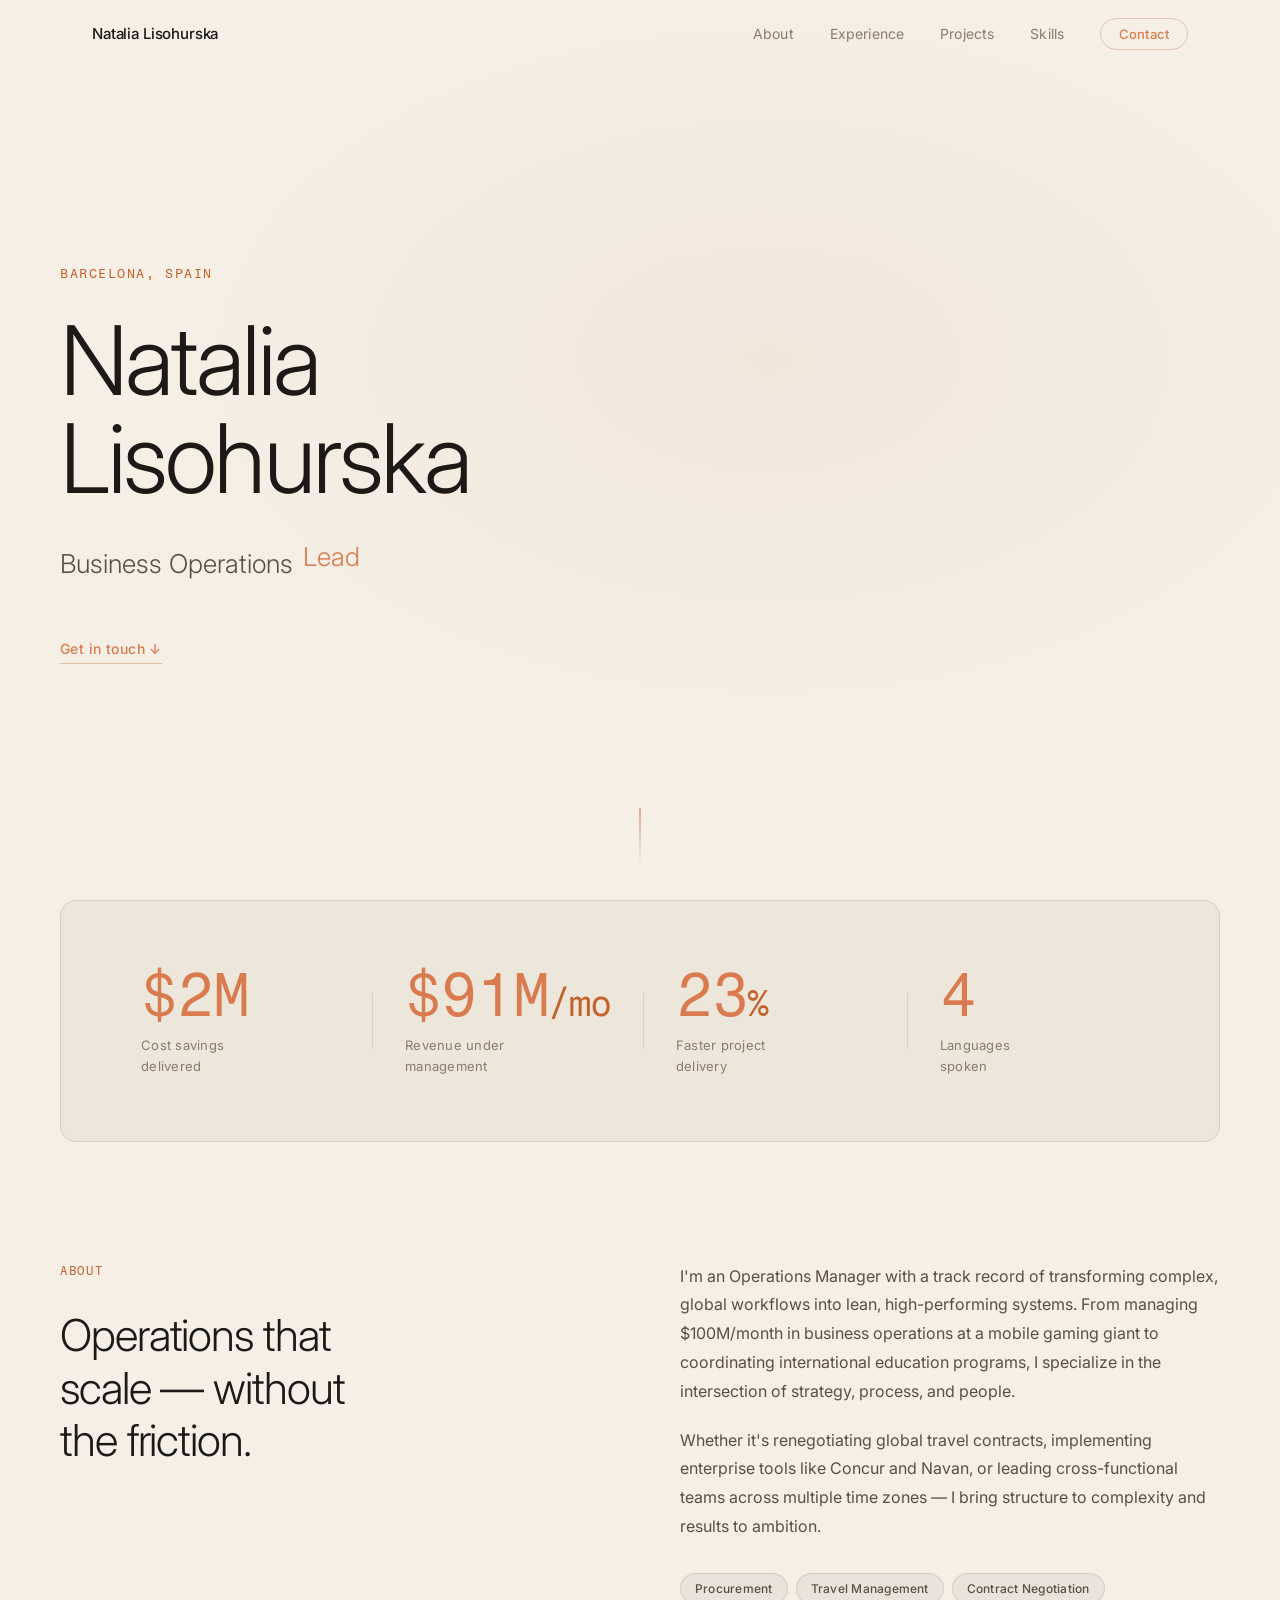
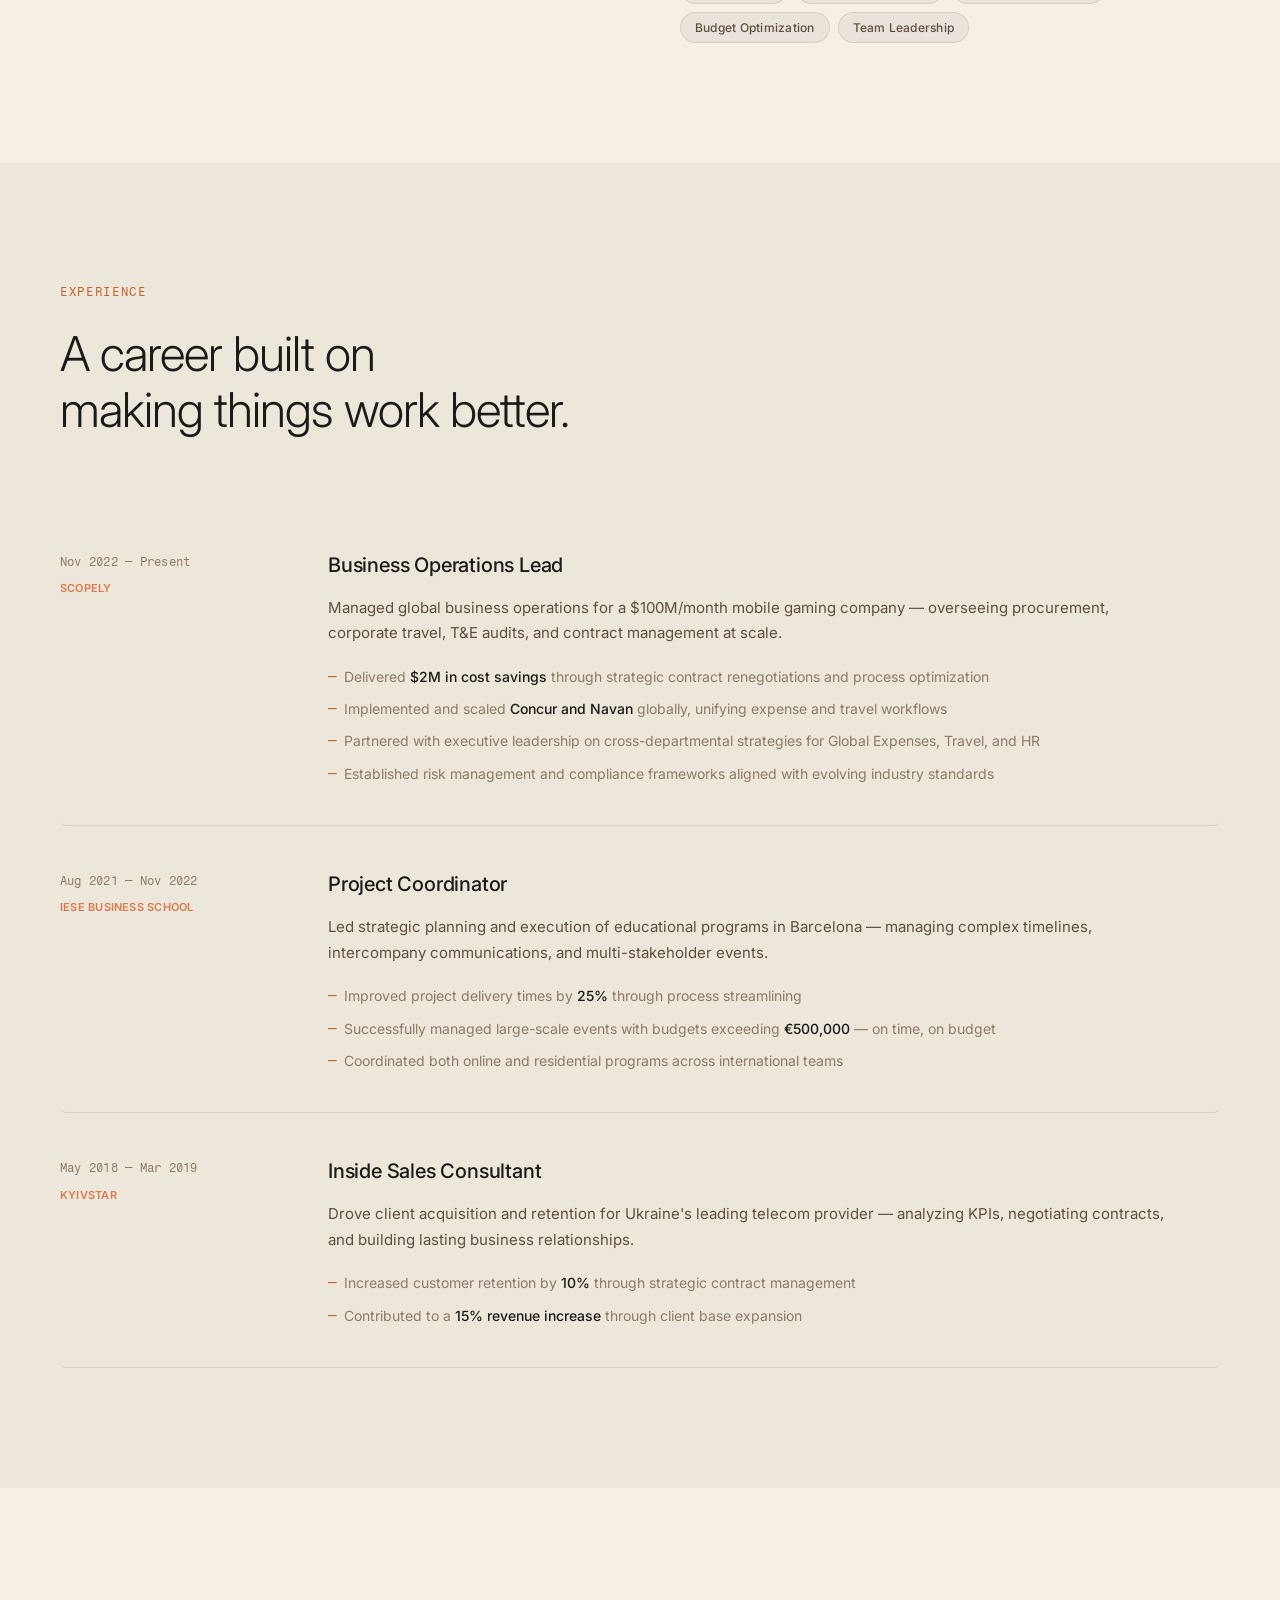
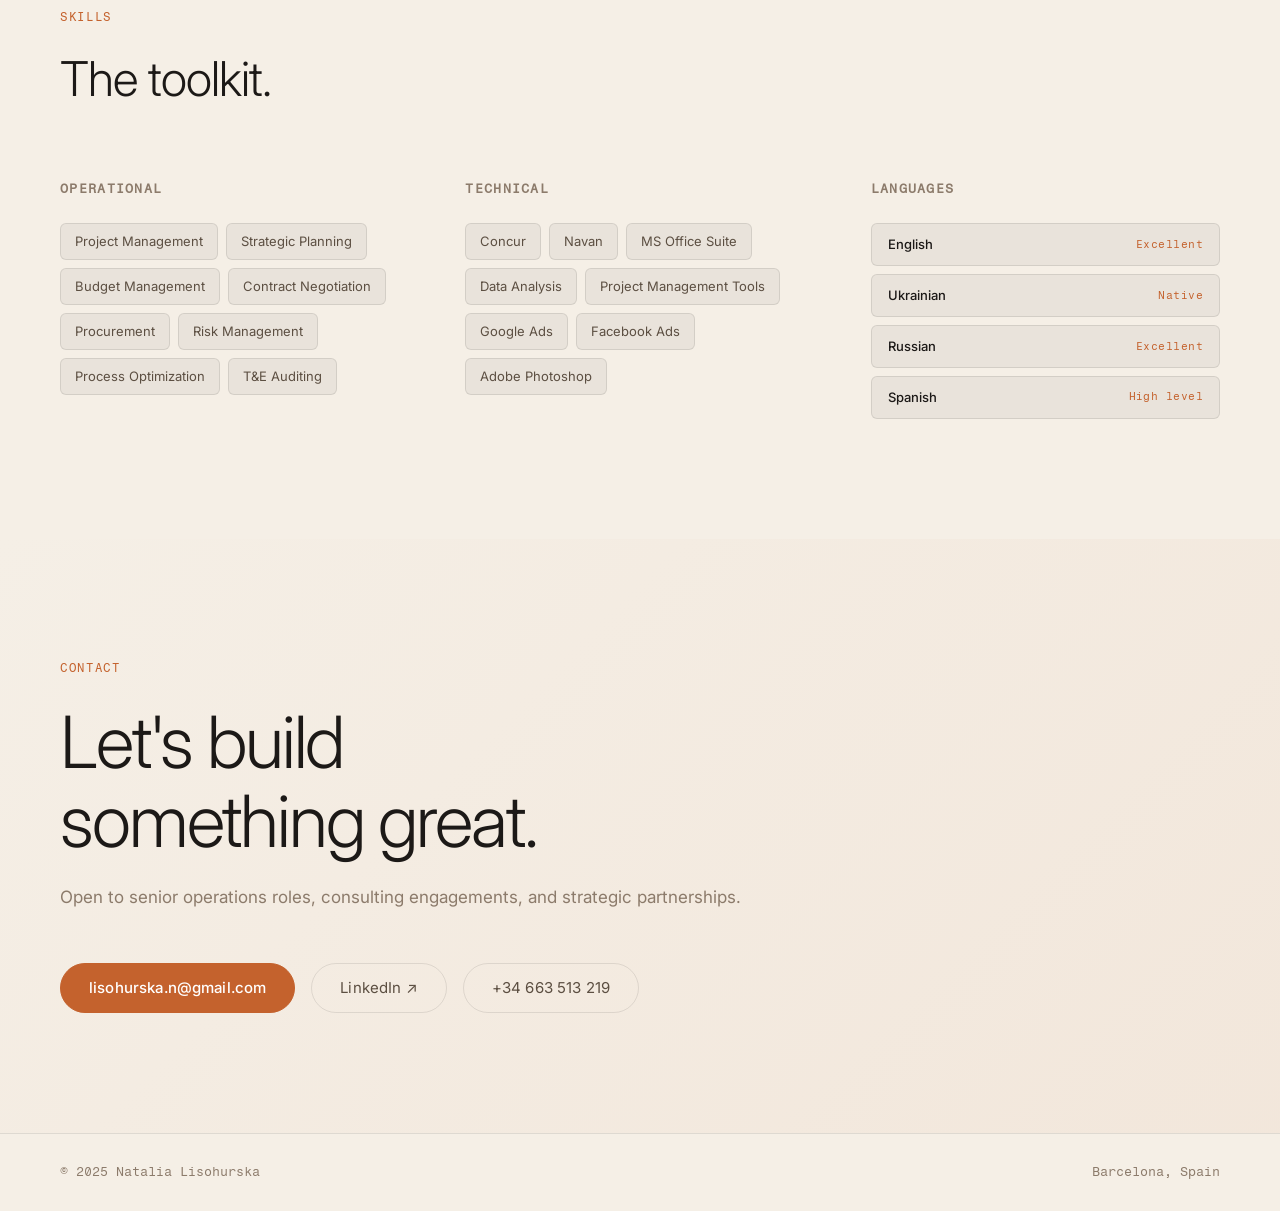
<file: index.html>
<!DOCTYPE html>
<html lang="en">
<head>
  <meta charset="UTF-8" />
  <meta name="viewport" content="width=device-width, initial-scale=1.0, viewport-fit=cover" />
  <title>Natalia Lisohurska — Business Operations Lead</title>
  <meta name="description" content="Business Operations Lead specializing in global procurement, travel management, and operational excellence. Based in Barcelona." />
  <link rel="preconnect" href="https://fonts.googleapis.com" />
  <link rel="preconnect" href="https://fonts.gstatic.com" crossorigin />
  <link href="https://fonts.googleapis.com/css2?family=Inter:wght@300;400;500;600&family=Fragment+Mono:ital@0;1&display=swap" rel="stylesheet" />
  <link rel="stylesheet" href="style.css" />
</head>
<body>

  <!-- NAV -->
  <nav id="nav">
    <div class="nav-inner">
      <a href="#hero" class="nav-logo">Natalia Lisohurska</a>
      <ul class="nav-links">
        <li><a href="#about">About</a></li>
        <li><a href="#experience">Experience</a></li>
        <li><a href="/projects.html">Projects</a></li>
        <li><a href="#skills">Skills</a></li>
        <li><a href="#contact" class="nav-cta">Contact</a></li>
      </ul>
      <button class="nav-burger" aria-label="Menu" aria-expanded="false">
        <span></span><span></span>
      </button>
    </div>
  </nav>

  <!-- HERO -->
  <section id="hero">
    <div class="hero-inner">
      <p class="hero-location reveal">Barcelona, Spain</p>
      <h1 class="hero-name reveal">Natalia<br/>Lisohurska</h1>
      <div class="hero-role reveal">
        <span class="role-static">Business Operations</span>
        <span class="role-cycle" aria-hidden="true">
          <span class="role-word active">Lead</span>
          <span class="role-word">Strategist</span>
          <span class="role-word">Partner</span>
        </span>
      </div>
      <a href="#contact" class="hero-cta reveal">Get in touch ↓</a>
    </div>
    <div class="hero-scroll-indicator" aria-hidden="true">
      <span></span>
    </div>
  </section>

  <!-- NUMBERS BAR -->
  <section id="numbers" class="numbers-bar">
    <div class="numbers-inner">
      <div class="stat reveal">
        <span class="stat-value">$2M</span>
        <span class="stat-label">Cost savings delivered</span>
      </div>
      <div class="stat-divider" aria-hidden="true"></div>
      <div class="stat reveal">
        <span class="stat-value">$100M<span class="stat-suffix">/mo</span></span>
        <span class="stat-label">Revenue under management</span>
      </div>
      <div class="stat-divider" aria-hidden="true"></div>
      <div class="stat reveal">
        <span class="stat-value">25<span class="stat-suffix">%</span></span>
        <span class="stat-label">Faster project delivery</span>
      </div>
      <div class="stat-divider" aria-hidden="true"></div>
      <div class="stat reveal">
        <span class="stat-value">4</span>
        <span class="stat-label">Languages spoken</span>
      </div>
    </div>
  </section>

  <!-- ABOUT -->
  <section id="about">
    <div class="section-inner about-grid">
      <div class="about-left reveal">
        <p class="section-eyebrow">About</p>
        <h2 class="about-headline">Operations that<br/>scale — without<br/>the friction.</h2>
      </div>
      <div class="about-right reveal">
        <p class="about-body">I'm an Operations Manager with a track record of transforming complex, global workflows into lean, high-performing systems. From managing $100M/month in business operations at a mobile gaming giant to coordinating international education programs, I specialize in the intersection of strategy, process, and people.</p>
        <p class="about-body">Whether it's renegotiating global travel contracts, implementing enterprise tools like Concur and Navan, or leading cross-functional teams across multiple time zones — I bring structure to complexity and results to ambition.</p>
        <div class="about-tags">
          <span class="tag">Procurement</span>
          <span class="tag">Travel Management</span>
          <span class="tag">Contract Negotiation</span>
          <span class="tag">Budget Optimization</span>
          <span class="tag">Team Leadership</span>
        </div>
      </div>
    </div>
  </section>

  <!-- EXPERIENCE -->
  <section id="experience">
    <div class="section-inner">
      <p class="section-eyebrow reveal">Experience</p>
      <h2 class="section-title reveal">A career built on<br/>making things work better.</h2>

      <div class="timeline">

        <article class="exp-card reveal">
          <div class="exp-meta">
            <span class="exp-date">Nov 2022 — Present</span>
            <span class="exp-company">Scopely</span>
          </div>
          <div class="exp-content">
            <h3 class="exp-role">Business Operations Lead</h3>
            <p class="exp-desc">Managed global business operations for a $100M/month mobile gaming company — overseeing procurement, corporate travel, T&E audits, and contract management at scale.</p>
            <ul class="exp-achievements">
              <li>Delivered <strong>$2M in cost savings</strong> through strategic contract renegotiations and process optimization</li>
              <li>Implemented and scaled <strong>Concur and Navan</strong> globally, unifying expense and travel workflows</li>
              <li>Partnered with executive leadership on cross-departmental strategies for Global Expenses, Travel, and HR</li>
              <li>Established risk management and compliance frameworks aligned with evolving industry standards</li>
            </ul>
          </div>
        </article>

        <article class="exp-card reveal">
          <div class="exp-meta">
            <span class="exp-date">Aug 2021 — Nov 2022</span>
            <span class="exp-company">IESE Business School</span>
          </div>
          <div class="exp-content">
            <h3 class="exp-role">Project Coordinator</h3>
            <p class="exp-desc">Led strategic planning and execution of educational programs in Barcelona — managing complex timelines, intercompany communications, and multi-stakeholder events.</p>
            <ul class="exp-achievements">
              <li>Improved project delivery times by <strong>25%</strong> through process streamlining</li>
              <li>Successfully managed large-scale events with budgets exceeding <strong>€500,000</strong> — on time, on budget</li>
              <li>Coordinated both online and residential programs across international teams</li>
            </ul>
          </div>
        </article>

        <article class="exp-card reveal">
          <div class="exp-meta">
            <span class="exp-date">May 2018 — Mar 2019</span>
            <span class="exp-company">Kyivstar</span>
          </div>
          <div class="exp-content">
            <h3 class="exp-role">Inside Sales Consultant</h3>
            <p class="exp-desc">Drove client acquisition and retention for Ukraine's leading telecom provider — analyzing KPIs, negotiating contracts, and building lasting business relationships.</p>
            <ul class="exp-achievements">
              <li>Increased customer retention by <strong>10%</strong> through strategic contract management</li>
              <li>Contributed to a <strong>15% revenue increase</strong> through client base expansion</li>
            </ul>
          </div>
        </article>

      </div>
    </div>
  </section>

  <!-- SKILLS -->
  <section id="skills">
    <div class="section-inner">
      <p class="section-eyebrow reveal">Skills</p>
      <h2 class="section-title reveal">The toolkit.</h2>

      <div class="skills-grid">
        <div class="skills-col reveal">
          <h3 class="skills-col-title">Operational</h3>
          <div class="skill-pills">
            <span class="pill">Project Management</span>
            <span class="pill">Strategic Planning</span>
            <span class="pill">Budget Management</span>
            <span class="pill">Contract Negotiation</span>
            <span class="pill">Procurement</span>
            <span class="pill">Risk Management</span>
            <span class="pill">Process Optimization</span>
            <span class="pill">T&E Auditing</span>
          </div>
        </div>
        <div class="skills-col reveal">
          <h3 class="skills-col-title">Technical</h3>
          <div class="skill-pills">
            <span class="pill">Concur</span>
            <span class="pill">Navan</span>
            <span class="pill">MS Office Suite</span>
            <span class="pill">Data Analysis</span>
            <span class="pill">Project Management Tools</span>
            <span class="pill">Google Ads</span>
            <span class="pill">Facebook Ads</span>
            <span class="pill">Adobe Photoshop</span>
          </div>
        </div>
        <div class="skills-col reveal">
          <h3 class="skills-col-title">Languages</h3>
          <div class="skill-pills lang-pills">
            <span class="pill pill-lang">
              <span class="lang-name">English</span>
              <span class="lang-level">Excellent</span>
            </span>
            <span class="pill pill-lang">
              <span class="lang-name">Ukrainian</span>
              <span class="lang-level">Native</span>
            </span>
            <span class="pill pill-lang">
              <span class="lang-name">Russian</span>
              <span class="lang-level">Excellent</span>
            </span>
            <span class="pill pill-lang">
              <span class="lang-name">Spanish</span>
              <span class="lang-level">High level</span>
            </span>
          </div>
        </div>
      </div>
    </div>
  </section>

  <!-- CONTACT -->
  <section id="contact">
    <div class="section-inner contact-inner">
      <p class="section-eyebrow reveal">Contact</p>
      <h2 class="contact-headline reveal">Let's build<br/>something great.</h2>
      <p class="contact-sub reveal">Open to senior operations roles, consulting engagements, and strategic partnerships.</p>
      <div class="contact-links reveal">
        <a href="mailto:lisohurska.n@gmail.com" class="contact-link primary">
          lisohurska.n@gmail.com
        </a>
        <a href="https://linkedin.com/in/natalia-lisohurska" target="_blank" rel="noopener" class="contact-link">
          LinkedIn ↗
        </a>
        <a href="tel:+34663513219" class="contact-link">
          +34 663 513 219
        </a>
      </div>
    </div>
  </section>

  <!-- FOOTER -->
  <footer>
    <div class="footer-inner">
      <span>© 2025 Natalia Lisohurska</span>
      <span>Barcelona, Spain</span>
    </div>
  </footer>

  <script src="script.js"></script>
</body>
</html>
</file>
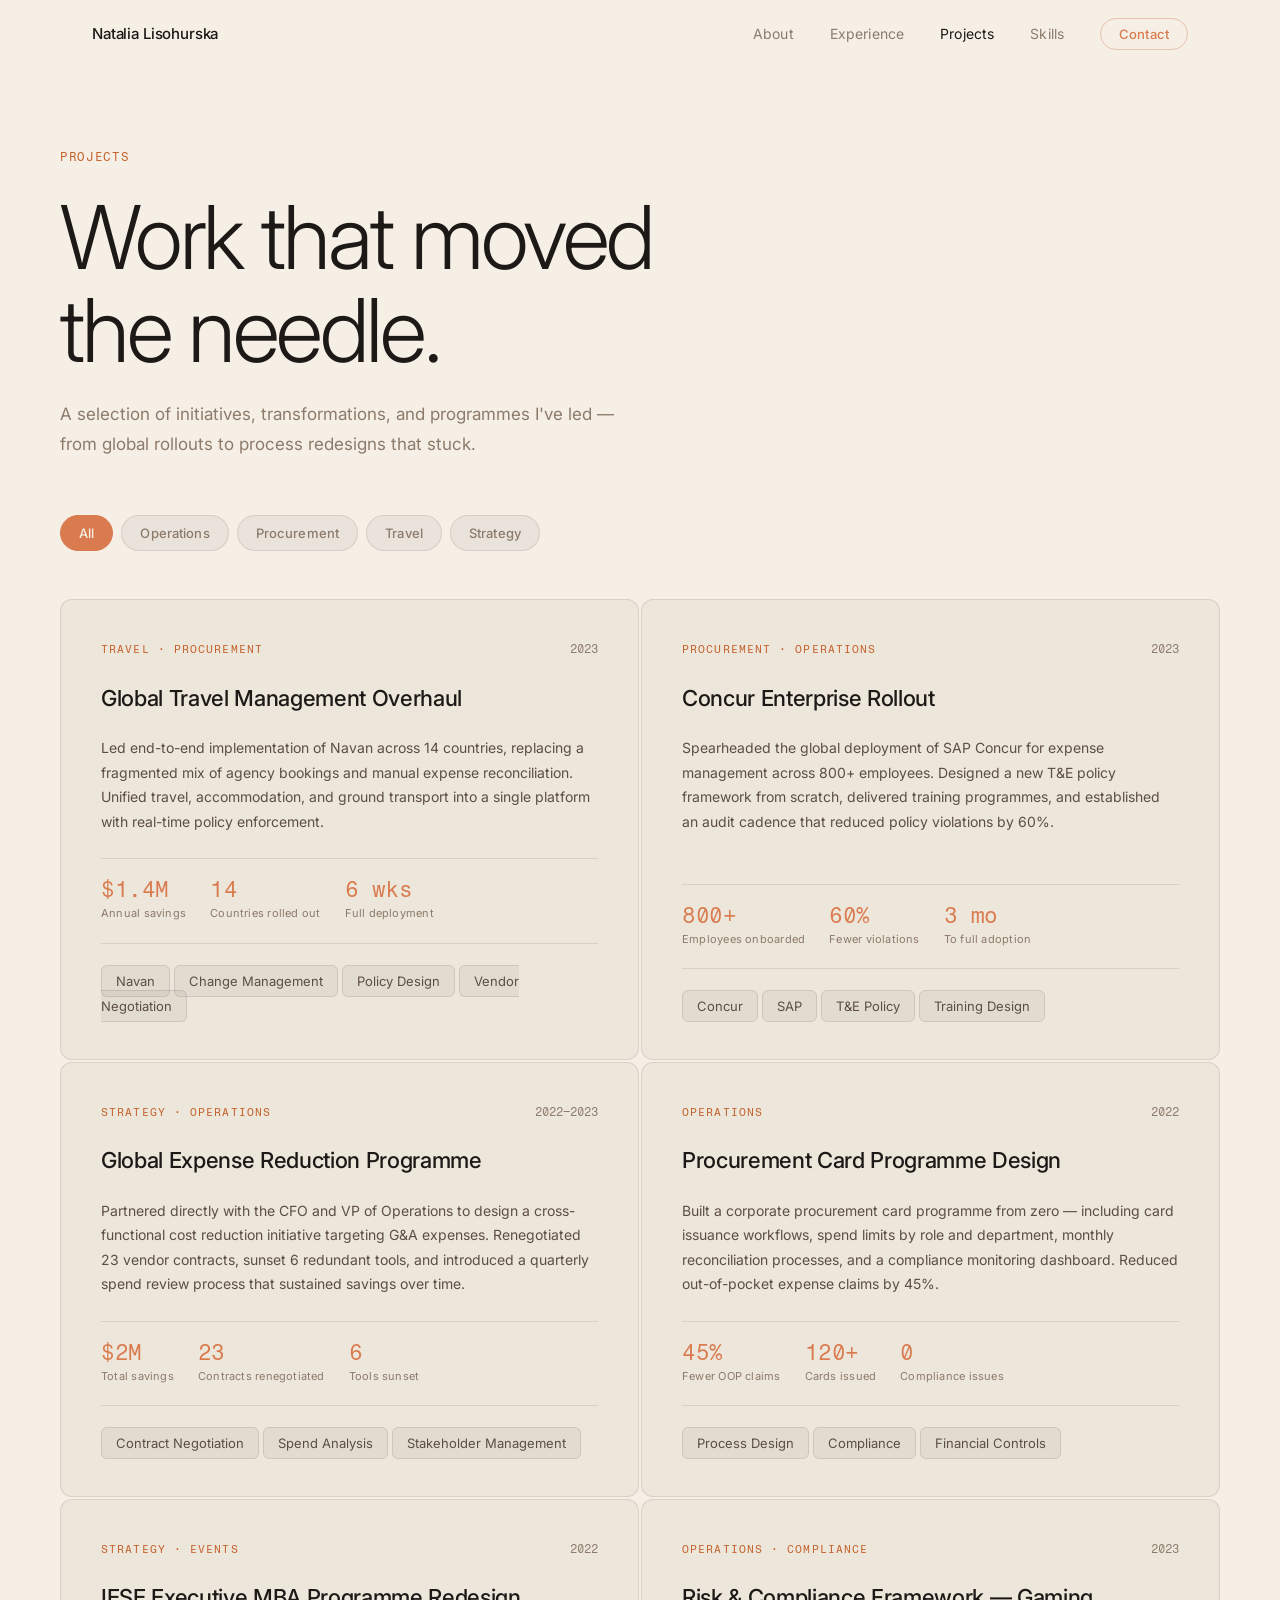
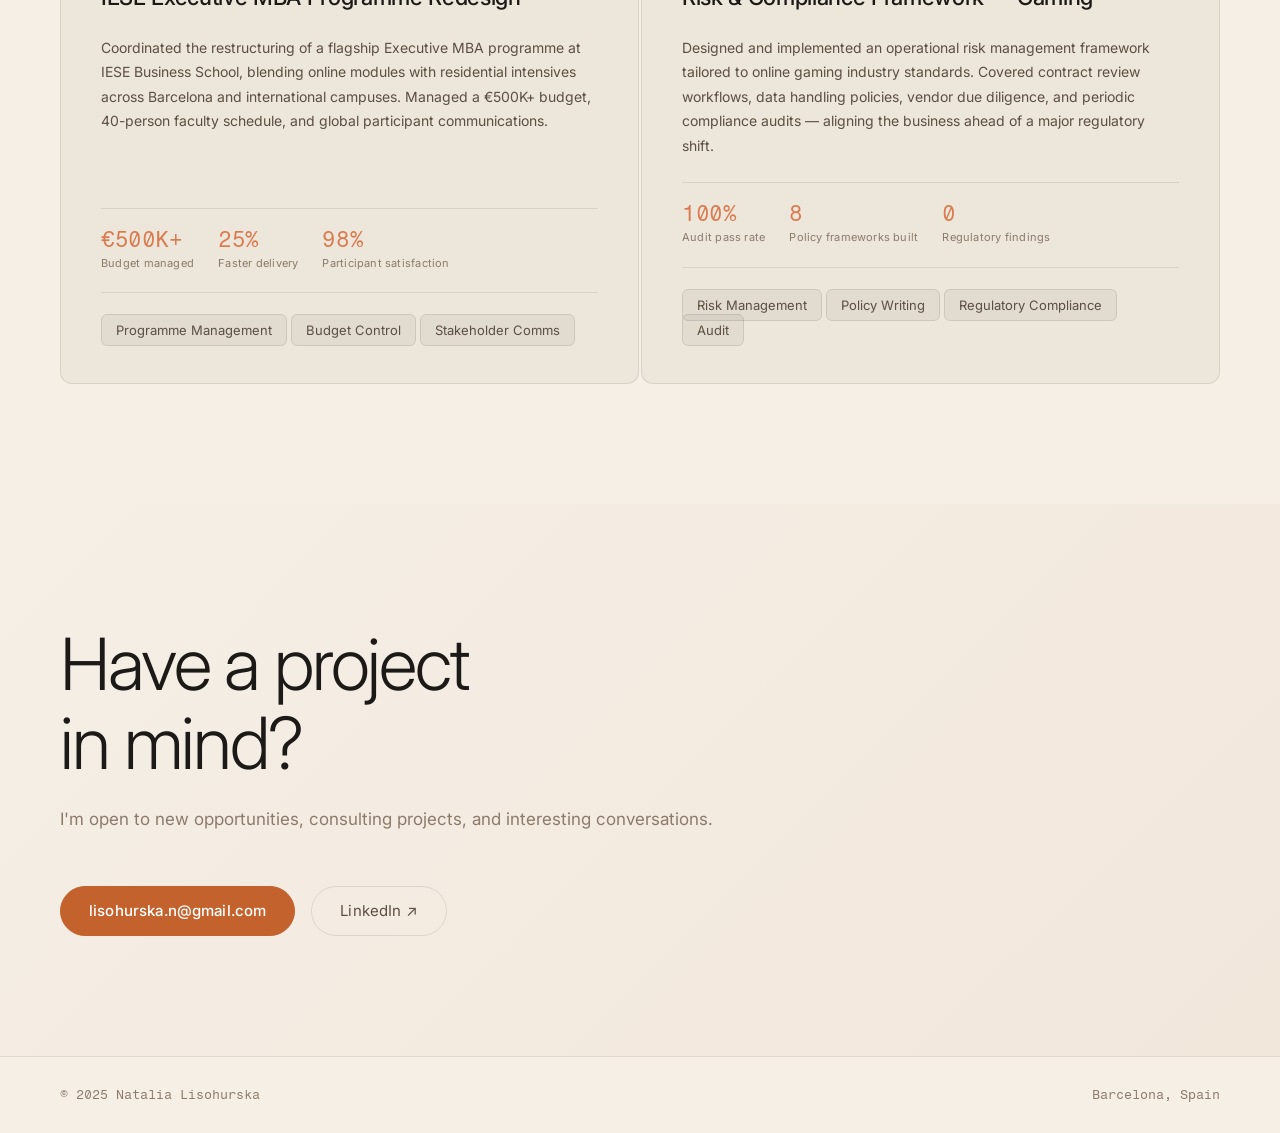
<file: projects.html>
<!DOCTYPE html>
<html lang="en">
<head>
  <meta charset="UTF-8" />
  <meta name="viewport" content="width=device-width, initial-scale=1.0, viewport-fit=cover" />
  <title>Projects — Natalia Lisohurska</title>
  <meta name="description" content="Selected projects in operations, procurement, travel management, and process transformation." />
  <link rel="preconnect" href="https://fonts.googleapis.com" />
  <link rel="preconnect" href="https://fonts.gstatic.com" crossorigin />
  <link href="https://fonts.googleapis.com/css2?family=Inter:wght@300;400;500;600&family=Fragment+Mono:ital@0;1&display=swap" rel="stylesheet" />
  <link rel="stylesheet" href="style.css" />
  <link rel="stylesheet" href="projects.css" />
</head>
<body>

  <!-- NAV -->
  <nav id="nav" class="scrolled">
    <div class="nav-inner">
      <a href="/" class="nav-logo">Natalia Lisohurska</a>
      <ul class="nav-links">
        <li><a href="/#about">About</a></li>
        <li><a href="/#experience">Experience</a></li>
        <li><a href="/projects.html" class="nav-active">Projects</a></li>
        <li><a href="/#skills">Skills</a></li>
        <li><a href="/#contact" class="nav-cta">Contact</a></li>
      </ul>
      <button class="nav-burger" aria-label="Menu" aria-expanded="false">
        <span></span><span></span>
      </button>
    </div>
  </nav>

  <!-- PAGE HEADER -->
  <header class="page-header">
    <div class="section-inner">
      <p class="section-eyebrow reveal">Projects</p>
      <h1 class="page-title reveal">Work that moved<br/>the needle.</h1>
      <p class="page-subtitle reveal">A selection of initiatives, transformations, and programmes I've led — from global rollouts to process redesigns that stuck.</p>
    </div>
  </header>

  <!-- FILTERS -->
  <div class="filters-bar">
    <div class="section-inner">
      <div class="filters reveal">
        <button class="filter-btn active" data-filter="all">All</button>
        <button class="filter-btn" data-filter="operations">Operations</button>
        <button class="filter-btn" data-filter="procurement">Procurement</button>
        <button class="filter-btn" data-filter="travel">Travel</button>
        <button class="filter-btn" data-filter="strategy">Strategy</button>
      </div>
    </div>
  </div>

  <!-- PROJECTS GRID -->
  <main class="projects-section">
    <div class="section-inner">
      <div class="projects-grid">

        <!-- Project 1 -->
        <article class="project-card reveal" data-category="travel procurement">
          <div class="project-header">
            <span class="project-tag">Travel · Procurement</span>
            <span class="project-year">2023</span>
          </div>
          <h2 class="project-title">Global Travel Management Overhaul</h2>
          <p class="project-desc">Led end-to-end implementation of Navan across 14 countries, replacing a fragmented mix of agency bookings and manual expense reconciliation. Unified travel, accommodation, and ground transport into a single platform with real-time policy enforcement.</p>
          <div class="project-outcomes">
            <div class="outcome">
              <span class="outcome-value">$1.4M</span>
              <span class="outcome-label">Annual savings</span>
            </div>
            <div class="outcome">
              <span class="outcome-value">14</span>
              <span class="outcome-label">Countries rolled out</span>
            </div>
            <div class="outcome">
              <span class="outcome-value">6 wks</span>
              <span class="outcome-label">Full deployment</span>
            </div>
          </div>
          <div class="project-tags">
            <span class="pill">Navan</span>
            <span class="pill">Change Management</span>
            <span class="pill">Policy Design</span>
            <span class="pill">Vendor Negotiation</span>
          </div>
        </article>

        <!-- Project 2 -->
        <article class="project-card reveal" data-category="procurement operations">
          <div class="project-header">
            <span class="project-tag">Procurement · Operations</span>
            <span class="project-year">2023</span>
          </div>
          <h2 class="project-title">Concur Enterprise Rollout</h2>
          <p class="project-desc">Spearheaded the global deployment of SAP Concur for expense management across 800+ employees. Designed a new T&E policy framework from scratch, delivered training programmes, and established an audit cadence that reduced policy violations by 60%.</p>
          <div class="project-outcomes">
            <div class="outcome">
              <span class="outcome-value">800+</span>
              <span class="outcome-label">Employees onboarded</span>
            </div>
            <div class="outcome">
              <span class="outcome-value">60%</span>
              <span class="outcome-label">Fewer violations</span>
            </div>
            <div class="outcome">
              <span class="outcome-value">3 mo</span>
              <span class="outcome-label">To full adoption</span>
            </div>
          </div>
          <div class="project-tags">
            <span class="pill">Concur</span>
            <span class="pill">SAP</span>
            <span class="pill">T&E Policy</span>
            <span class="pill">Training Design</span>
          </div>
        </article>

        <!-- Project 3 -->
        <article class="project-card reveal" data-category="strategy operations">
          <div class="project-header">
            <span class="project-tag">Strategy · Operations</span>
            <span class="project-year">2022–2023</span>
          </div>
          <h2 class="project-title">Global Expense Reduction Programme</h2>
          <p class="project-desc">Partnered directly with the CFO and VP of Operations to design a cross-functional cost reduction initiative targeting G&A expenses. Renegotiated 23 vendor contracts, sunset 6 redundant tools, and introduced a quarterly spend review process that sustained savings over time.</p>
          <div class="project-outcomes">
            <div class="outcome">
              <span class="outcome-value">$2M</span>
              <span class="outcome-label">Total savings</span>
            </div>
            <div class="outcome">
              <span class="outcome-value">23</span>
              <span class="outcome-label">Contracts renegotiated</span>
            </div>
            <div class="outcome">
              <span class="outcome-value">6</span>
              <span class="outcome-label">Tools sunset</span>
            </div>
          </div>
          <div class="project-tags">
            <span class="pill">Contract Negotiation</span>
            <span class="pill">Spend Analysis</span>
            <span class="pill">Stakeholder Management</span>
          </div>
        </article>

        <!-- Project 4 -->
        <article class="project-card reveal" data-category="operations">
          <div class="project-header">
            <span class="project-tag">Operations</span>
            <span class="project-year">2022</span>
          </div>
          <h2 class="project-title">Procurement Card Programme Design</h2>
          <p class="project-desc">Built a corporate procurement card programme from zero — including card issuance workflows, spend limits by role and department, monthly reconciliation processes, and a compliance monitoring dashboard. Reduced out-of-pocket expense claims by 45%.</p>
          <div class="project-outcomes">
            <div class="outcome">
              <span class="outcome-value">45%</span>
              <span class="outcome-label">Fewer OOP claims</span>
            </div>
            <div class="outcome">
              <span class="outcome-value">120+</span>
              <span class="outcome-label">Cards issued</span>
            </div>
            <div class="outcome">
              <span class="outcome-value">0</span>
              <span class="outcome-label">Compliance issues</span>
            </div>
          </div>
          <div class="project-tags">
            <span class="pill">Process Design</span>
            <span class="pill">Compliance</span>
            <span class="pill">Financial Controls</span>
          </div>
        </article>

        <!-- Project 5 -->
        <article class="project-card reveal" data-category="strategy">
          <div class="project-header">
            <span class="project-tag">Strategy · Events</span>
            <span class="project-year">2022</span>
          </div>
          <h2 class="project-title">IESE Executive MBA Programme Redesign</h2>
          <p class="project-desc">Coordinated the restructuring of a flagship Executive MBA programme at IESE Business School, blending online modules with residential intensives across Barcelona and international campuses. Managed a €500K+ budget, 40-person faculty schedule, and global participant communications.</p>
          <div class="project-outcomes">
            <div class="outcome">
              <span class="outcome-value">€500K+</span>
              <span class="outcome-label">Budget managed</span>
            </div>
            <div class="outcome">
              <span class="outcome-value">25%</span>
              <span class="outcome-label">Faster delivery</span>
            </div>
            <div class="outcome">
              <span class="outcome-value">98%</span>
              <span class="outcome-label">Participant satisfaction</span>
            </div>
          </div>
          <div class="project-tags">
            <span class="pill">Programme Management</span>
            <span class="pill">Budget Control</span>
            <span class="pill">Stakeholder Comms</span>
          </div>
        </article>

        <!-- Project 6 -->
        <article class="project-card reveal" data-category="operations procurement">
          <div class="project-header">
            <span class="project-tag">Operations · Compliance</span>
            <span class="project-year">2023</span>
          </div>
          <h2 class="project-title">Risk & Compliance Framework — Gaming</h2>
          <p class="project-desc">Designed and implemented an operational risk management framework tailored to online gaming industry standards. Covered contract review workflows, data handling policies, vendor due diligence, and periodic compliance audits — aligning the business ahead of a major regulatory shift.</p>
          <div class="project-outcomes">
            <div class="outcome">
              <span class="outcome-value">100%</span>
              <span class="outcome-label">Audit pass rate</span>
            </div>
            <div class="outcome">
              <span class="outcome-value">8</span>
              <span class="outcome-label">Policy frameworks built</span>
            </div>
            <div class="outcome">
              <span class="outcome-value">0</span>
              <span class="outcome-label">Regulatory findings</span>
            </div>
          </div>
          <div class="project-tags">
            <span class="pill">Risk Management</span>
            <span class="pill">Policy Writing</span>
            <span class="pill">Regulatory Compliance</span>
            <span class="pill">Audit</span>
          </div>
        </article>

      </div>
    </div>
  </main>

  <!-- CTA -->
  <section id="contact" class="projects-cta">
    <div class="section-inner">
      <h2 class="contact-headline reveal">Have a project<br/>in mind?</h2>
      <p class="contact-sub reveal">I'm open to new opportunities, consulting projects, and interesting conversations.</p>
      <div class="contact-links reveal">
        <a href="mailto:lisohurska.n@gmail.com" class="contact-link primary">lisohurska.n@gmail.com</a>
        <a href="https://linkedin.com/in/natalia-lisohurska" target="_blank" rel="noopener" class="contact-link">LinkedIn ↗</a>
      </div>
    </div>
  </section>

  <!-- FOOTER -->
  <footer>
    <div class="footer-inner">
      <span>© 2025 Natalia Lisohurska</span>
      <span>Barcelona, Spain</span>
    </div>
  </footer>

  <script src="script.js"></script>
  <script src="projects.js"></script>
</body>
</html>
</file>
<file: style.css>
/* ============================================================
   NATALIA LISOHURSKA — PORTFOLIO
   Warm cream & charcoal: editorial, human, confident
   ============================================================ */

/* ── TOKENS ── */
:root {
  --bg: #F5EFE6;
  --surface: #EDE6DA;
  --surface-hover: #E5DDD0;
  --border: rgba(28, 25, 23, 0.1);
  --text: #1C1917;
  --muted: #8C7B6B;
  --muted-light: #5C4F42;
  --accent: #C4622D;
  --accent-light: #D97B4F;
  --accent-glow: rgba(196, 98, 45, 0.12);
  --font-main: 'Inter', -apple-system, BlinkMacSystemFont, sans-serif;
  --font-mono: 'Fragment Mono', 'Courier New', monospace;
  --radius: 6px;
  --max-w: 1160px;
  --nav-h: 68px;
}

/* ── RESET ── */
*, *::before, *::after { box-sizing: border-box; margin: 0; padding: 0; }
html { scroll-behavior: smooth; font-size: 16px; }
body {
  background: var(--bg);
  color: var(--text);
  font-family: var(--font-main);
  font-weight: 400;
  line-height: 1.6;
  -webkit-font-smoothing: antialiased;
  overflow-x: hidden;
  /* safe area insets for notched phones */
  padding-left: env(safe-area-inset-left);
  padding-right: env(safe-area-inset-right);
}
a { color: inherit; text-decoration: none; }
ul { list-style: none; }
img { display: block; max-width: 100%; }

/* ── REVEAL ANIMATION ── */
.reveal {
  opacity: 0;
  transform: translateY(28px);
  transition: opacity 0.65s cubic-bezier(0.25, 0.46, 0.45, 0.94),
              transform 0.65s cubic-bezier(0.25, 0.46, 0.45, 0.94);
}
.reveal.visible {
  opacity: 1;
  transform: translateY(0);
}
.reveal:nth-child(2) { transition-delay: 0.1s; }
.reveal:nth-child(3) { transition-delay: 0.2s; }
.reveal:nth-child(4) { transition-delay: 0.3s; }


/* ============================================================
   NAV
   ============================================================ */
#nav {
  position: fixed;
  top: 0;
  left: 0;
  right: 0;
  z-index: 100;
  height: var(--nav-h);
  transition: background 0.3s ease, backdrop-filter 0.3s ease,
              border-bottom 0.3s ease;
}
#nav.scrolled {
  background: rgba(245, 239, 230, 0.88);
  backdrop-filter: blur(16px);
  -webkit-backdrop-filter: blur(16px);
  border-bottom: 1px solid var(--border);
}
.nav-inner {
  max-width: var(--max-w);
  margin: 0 auto;
  padding: 0 32px;
  height: 100%;
  display: flex;
  align-items: center;
  justify-content: space-between;
}
.nav-logo {
  font-size: 15px;
  font-weight: 500;
  letter-spacing: -0.01em;
  color: var(--text);
  transition: color 0.2s;
}
.nav-logo:hover { color: var(--accent-light); }
.nav-links {
  display: flex;
  align-items: center;
  gap: 36px;
}
.nav-links a {
  font-size: 14px;
  font-weight: 400;
  color: var(--muted);
  letter-spacing: 0.01em;
  transition: color 0.2s;
}
.nav-links a:hover { color: var(--text); }
.nav-links a.nav-cta {
  color: var(--accent-light);
  padding: 7px 18px;
  border: 1px solid rgba(196, 98, 45, 0.3);
  border-radius: 100px;
  font-size: 13px;
  font-weight: 500;
  transition: background 0.2s, border-color 0.2s, color 0.2s;
}
.nav-links a.nav-cta:hover {
  background: var(--accent-glow);
  border-color: var(--accent-light);
  color: var(--text);
}
.nav-burger {
  display: none;
  flex-direction: column;
  justify-content: center;
  gap: 5px;
  background: none;
  border: none;
  cursor: pointer;
  padding: 8px;
  min-width: 44px;
  min-height: 44px;
  align-items: center;
}
.nav-burger span {
  display: block;
  width: 22px;
  height: 1.5px;
  background: var(--text);
  transition: transform 0.3s ease, opacity 0.3s ease;
  transform-origin: center;
}
.nav-burger[aria-expanded="true"] span:first-child {
  transform: translateY(6.5px) rotate(45deg);
}
.nav-burger[aria-expanded="true"] span:last-child {
  transform: translateY(-6.5px) rotate(-45deg);
}


/* ============================================================
   HERO
   ============================================================ */
#hero {
  min-height: 100vh; /* fallback */
  min-height: 100svh; /* shrinks with mobile browser chrome */
  display: flex;
  align-items: center;
  justify-content: center;
  padding: calc(var(--nav-h) + 40px) 32px 80px;
  position: relative;
  overflow: hidden;
}
#hero::before {
  content: '';
  position: absolute;
  inset: 0;
  background: radial-gradient(ellipse 70% 60% at 60% 40%, rgba(196, 98, 45, 0.06) 0%, transparent 70%);
  pointer-events: none;
}
.hero-inner {
  max-width: var(--max-w);
  width: 100%;
}
.hero-location {
  font-size: 13px;
  font-weight: 400;
  letter-spacing: 0.12em;
  text-transform: uppercase;
  color: var(--accent);
  margin-bottom: 28px;
  font-family: var(--font-mono);
  transition-delay: 0.1s;
}
.hero-name {
  font-size: clamp(44px, 11vw, 96px);
  font-weight: 300;
  line-height: 1.02;
  letter-spacing: -0.03em;
  color: var(--text);
  margin-bottom: 28px;
  transition-delay: 0.2s;
}
.hero-role {
  display: flex;
  align-items: baseline;
  gap: 10px;
  font-size: clamp(18px, 2.5vw, 26px);
  font-weight: 300;
  color: var(--muted);
  margin-bottom: 52px;
  transition-delay: 0.3s;
}
.role-static { color: var(--muted-light); }
.role-cycle {
  display: inline-block;
  position: relative;
  height: 1.4em;
  overflow: hidden;
  vertical-align: bottom;
  min-width: 120px;
}
.role-word {
  display: block;
  position: absolute;
  left: 0;
  color: var(--accent-light);
  opacity: 0;
  transform: translateY(100%);
  transition: opacity 0.5s ease, transform 0.5s ease;
  white-space: nowrap;
}
.role-word.active {
  opacity: 1;
  transform: translateY(0);
}
.role-word.exit {
  opacity: 0;
  transform: translateY(-100%);
}
.hero-cta {
  display: inline-block;
  font-size: 14px;
  font-weight: 500;
  color: var(--accent-light);
  letter-spacing: 0.03em;
  padding-bottom: 3px;
  border-bottom: 1px solid rgba(196, 98, 45, 0.35);
  transition: border-color 0.2s, color 0.2s, transform 0.2s;
  transition-delay: 0s !important;
}
.hero-cta:hover {
  color: var(--text);
  border-color: var(--text);
  transform: translateY(2px);
}
.hero-scroll-indicator {
  position: absolute;
  bottom: 36px;
  left: 50%;
  transform: translateX(-50%);
}
.hero-scroll-indicator span {
  display: block;
  width: 1px;
  height: 56px;
  background: linear-gradient(to bottom, var(--accent), transparent);
  animation: scrollPulse 2.4s ease-in-out infinite;
}
@keyframes scrollPulse {
  0%, 100% { opacity: 0.3; transform: scaleY(1); }
  50% { opacity: 1; transform: scaleY(0.7); }
}


/* ============================================================
   NUMBERS BAR
   ============================================================ */
.numbers-bar {
  padding: 0 32px;
  margin: 0 auto;
}
.numbers-inner {
  max-width: var(--max-w);
  margin: 0 auto;
  display: flex;
  align-items: center;
  justify-content: space-between;
  padding: 64px 80px;
  background: var(--surface);
  border-radius: 16px;
  border: 1px solid var(--border);
  gap: 32px;
}
.stat {
  display: flex;
  flex-direction: column;
  align-items: flex-start;
  gap: 10px;
  text-align: left;
  flex: 1;
}
.stat-value {
  font-family: var(--font-mono);
  font-size: clamp(36px, 5vw, 60px);
  font-weight: 400;
  color: var(--accent-light);
  line-height: 1;
  letter-spacing: -0.02em;
}
.stat-suffix {
  font-size: 0.6em;
  color: var(--accent);
}
.stat-label {
  font-size: 13px;
  color: var(--muted);
  font-weight: 400;
  letter-spacing: 0.02em;
  max-width: 120px;
}
.stat-divider {
  width: 1px;
  height: 56px;
  background: var(--border);
  flex-shrink: 0;
}


/* ============================================================
   SHARED SECTION STYLES
   ============================================================ */
section { padding: 120px 32px; }
.section-inner {
  max-width: var(--max-w);
  margin: 0 auto;
}
.section-eyebrow {
  font-family: var(--font-mono);
  font-size: 12px;
  letter-spacing: 0.14em;
  text-transform: uppercase;
  color: var(--accent);
  margin-bottom: 24px;
}
.section-title {
  font-size: clamp(32px, 4vw, 48px);
  font-weight: 300;
  line-height: 1.15;
  letter-spacing: -0.02em;
  color: var(--text);
  margin-bottom: 72px;
}


/* ============================================================
   ABOUT
   ============================================================ */
.about-grid {
  display: grid;
  grid-template-columns: 1fr 1fr;
  gap: 80px;
  align-items: start;
}
.about-left .section-eyebrow { margin-bottom: 28px; }
.about-headline {
  font-size: clamp(28px, 3.5vw, 44px);
  font-weight: 300;
  line-height: 1.2;
  letter-spacing: -0.025em;
  color: var(--text);
}
.about-body {
  font-size: 16px;
  line-height: 1.8;
  color: var(--muted-light);
  margin-bottom: 20px;
}
.about-tags {
  display: flex;
  flex-wrap: wrap;
  gap: 8px;
  margin-top: 32px;
}
.tag {
  font-size: 12px;
  font-weight: 500;
  color: var(--muted-light);
  background: rgba(28, 25, 23, 0.05);
  border: 1px solid var(--border);
  border-radius: 100px;
  padding: 5px 14px;
  letter-spacing: 0.02em;
  transition: background 0.2s, border-color 0.2s, color 0.2s;
}
.tag:hover {
  background: var(--accent-glow);
  border-color: rgba(196, 98, 45, 0.4);
  color: var(--accent);
}


/* ============================================================
   EXPERIENCE
   ============================================================ */
#experience { background: var(--surface); }
.timeline {
  display: flex;
  flex-direction: column;
  gap: 2px;
}
.exp-card {
  display: grid;
  grid-template-columns: 220px 1fr;
  gap: 48px;
  padding: 40px 40px 40px 0;
  border-bottom: 1px solid var(--border);
  transition: background 0.25s;
  border-radius: var(--radius);
  position: relative;
}
.exp-card::before {
  content: '';
  position: absolute;
  left: -2px;
  top: 0;
  bottom: 0;
  width: 2px;
  background: var(--accent);
  opacity: 0;
  transition: opacity 0.25s;
  border-radius: 2px;
}
.exp-card:hover::before { opacity: 1; }
.exp-card:hover { background: var(--surface-hover); padding-left: 24px; }
.exp-meta {
  display: flex;
  flex-direction: column;
  gap: 8px;
  padding-top: 4px;
}
.exp-date {
  font-family: var(--font-mono);
  font-size: 12px;
  color: var(--muted);
  letter-spacing: 0.02em;
}
.exp-company {
  font-size: 13px;
  font-weight: 600;
  color: var(--accent-light);
  letter-spacing: 0.02em;
  text-transform: uppercase;
  font-size: 11px;
}
.exp-role {
  font-size: 20px;
  font-weight: 500;
  color: var(--text);
  letter-spacing: -0.01em;
  margin-bottom: 14px;
}
.exp-desc {
  font-size: 15px;
  color: var(--muted-light);
  line-height: 1.7;
  margin-bottom: 20px;
}
.exp-achievements {
  display: flex;
  flex-direction: column;
  gap: 10px;
}
.exp-achievements li {
  font-size: 14px;
  color: var(--muted);
  line-height: 1.6;
  padding-left: 16px;
  position: relative;
}
.exp-achievements li::before {
  content: '—';
  position: absolute;
  left: 0;
  color: var(--accent);
  font-family: var(--font-mono);
}
.exp-achievements li strong {
  color: var(--text);
  font-weight: 500;
}


/* ============================================================
   SKILLS
   ============================================================ */
.skills-grid {
  display: grid;
  grid-template-columns: 1fr 1fr 1fr;
  gap: 56px;
}
.skills-col-title {
  font-size: 13px;
  font-weight: 600;
  letter-spacing: 0.1em;
  text-transform: uppercase;
  color: var(--muted);
  margin-bottom: 24px;
  font-family: var(--font-mono);
}
.skill-pills {
  display: flex;
  flex-wrap: wrap;
  gap: 8px;
}
.pill {
  font-size: 13px;
  font-weight: 400;
  color: var(--muted-light);
  background: rgba(28, 25, 23, 0.05);
  border: 1px solid var(--border);
  border-radius: 6px;
  padding: 7px 14px;
  transition: background 0.2s, border-color 0.2s, color 0.2s, transform 0.2s;
  cursor: default;
}
.pill:hover {
  background: var(--accent-glow);
  border-color: rgba(196, 98, 45, 0.4);
  color: var(--accent);
  transform: translateY(-1px);
}
.pill-lang {
  display: flex;
  align-items: center;
  gap: 10px;
  width: 100%;
  justify-content: space-between;
  padding: 10px 16px;
}
.lang-name { color: var(--text); font-weight: 500; }
.lang-level {
  font-size: 11px;
  color: var(--accent);
  font-family: var(--font-mono);
  letter-spacing: 0.04em;
}


/* ============================================================
   CONTACT
   ============================================================ */
#contact {
  background: linear-gradient(135deg, var(--bg) 0%, rgba(196, 98, 45, 0.06) 100%);
}
.contact-inner {
  text-align: left;
  max-width: var(--max-w);
}
.contact-headline {
  font-size: clamp(40px, 6vw, 72px);
  font-weight: 300;
  line-height: 1.1;
  letter-spacing: -0.03em;
  color: var(--text);
  margin-bottom: 24px;
}
.contact-sub {
  font-size: 17px;
  color: var(--muted);
  line-height: 1.6;
  margin-bottom: 52px;
}
.contact-links {
  display: flex;
  align-items: center;
  justify-content: flex-start;
  flex-wrap: wrap;
  gap: 16px;
}
.contact-link {
  font-size: 15px;
  font-weight: 400;
  color: var(--muted-light);
  padding: 12px 28px;
  border: 1px solid var(--border);
  border-radius: 100px;
  transition: background 0.25s, border-color 0.25s, color 0.25s, transform 0.2s;
  letter-spacing: 0.01em;
}
.contact-link:hover {
  background: rgba(28, 25, 23, 0.05);
  border-color: rgba(28, 25, 23, 0.2);
  color: var(--text);
  transform: translateY(-2px);
}
.contact-link.primary {
  background: var(--accent);
  border-color: var(--accent);
  color: #fff;
  font-weight: 500;
}
.contact-link.primary:hover {
  background: #B5561F;
  border-color: #B5561F;
  color: #fff;
}


/* ============================================================
   FOOTER
   ============================================================ */
footer {
  padding: 28px 32px;
  border-top: 1px solid var(--border);
}
.footer-inner {
  max-width: var(--max-w);
  margin: 0 auto;
  display: flex;
  align-items: center;
  justify-content: space-between;
  font-size: 13px;
  color: var(--muted);
  font-family: var(--font-mono);
}


/* ============================================================
   RESPONSIVE
   ============================================================ */

/* ── Tablet (≤ 900px) ── */
@media (max-width: 900px) {
  .about-grid {
    grid-template-columns: 1fr;
    gap: 40px;
  }
  .exp-card {
    grid-template-columns: 1fr;
    gap: 12px;
    padding: 32px 24px;
  }
  .exp-card:hover { padding-left: 24px; }
  .numbers-inner {
    padding: 40px 32px;
    flex-wrap: wrap;
    justify-content: center;
    gap: 32px;
  }
  .stat-divider { display: none; }
  .stat { flex: 0 0 calc(50% - 16px); }
  .skills-grid { grid-template-columns: 1fr 1fr; gap: 40px; }
}

/* ── Mobile (≤ 640px) ── */
@media (max-width: 640px) {
  :root { --nav-h: 60px; }

  section { padding: 72px 20px; }
  #hero { padding: calc(var(--nav-h) + 32px) 20px 64px; }

  .numbers-bar { padding: 0 16px; }
  .numbers-inner {
    padding: 28px 20px;
    border-radius: 12px;
    gap: 24px;
  }
  .stat { flex: 0 0 calc(50% - 12px); }
  .stat-value { font-size: clamp(28px, 8vw, 40px); }

  .nav-inner { padding: 0 16px; }
  .nav-links {
    display: none;
    position: absolute;
    top: var(--nav-h);
    left: 0; right: 0;
    background: rgba(245, 239, 230, 0.97);
    backdrop-filter: blur(16px);
    -webkit-backdrop-filter: blur(16px);
    flex-direction: column;
    padding: 20px 16px 28px;
    gap: 4px;
    border-bottom: 1px solid var(--border);
  }
  .nav-links.open { display: flex; }
  .nav-links a {
    padding: 12px 8px;
    font-size: 16px;
    min-height: 44px;
    display: flex;
    align-items: center;
  }
  .nav-links a.nav-cta {
    margin-top: 8px;
    text-align: center;
    justify-content: center;
    padding: 12px 20px;
  }
  .nav-burger { display: flex; }

  .hero-location { margin-bottom: 20px; }
  .hero-name { margin-bottom: 20px; }
  .hero-role { margin-bottom: 40px; font-size: 18px; }

  .section-title { margin-bottom: 48px; }

  .exp-card {
    padding: 28px 0;
    border-radius: 0;
  }
  /* disable hover shift on touch */
  .exp-card:hover { padding-left: 0; background: none; }
  .exp-card:hover::before { opacity: 0; }
  .exp-meta { flex-direction: row; align-items: center; gap: 12px; flex-wrap: wrap; }
  .exp-role { font-size: 18px; }

  .about-body { font-size: 15px; }

  .skills-grid { grid-template-columns: 1fr; gap: 36px; }
  .pill { font-size: 13px; padding: 8px 14px; }
  .pill-lang { padding: 10px 16px; }

  .contact-headline { font-size: clamp(36px, 10vw, 56px); }
  .contact-sub { font-size: 15px; margin-bottom: 40px; }
  .contact-links {
    flex-direction: column;
    align-items: stretch;
  }
  .contact-link {
    text-align: center;
    padding: 14px 24px;
    min-height: 52px;
    display: flex;
    align-items: center;
    justify-content: center;
  }

  .footer-inner { flex-direction: column; gap: 6px; text-align: center; }
}

/* ── Small phones (≤ 390px) ── */
@media (max-width: 390px) {
  section { padding: 60px 16px; }
  #hero { padding: calc(var(--nav-h) + 24px) 16px 56px; }
  .numbers-bar { padding: 0 12px; }
  .nav-inner { padding: 0 12px; }
  .stat-value { font-size: 26px; }
  .stat-label { font-size: 11px; }
}

/* ── Reduced motion ── */
@media (prefers-reduced-motion: reduce) {
  .reveal { opacity: 1; transform: none; transition: none; }
  .hero-scroll-indicator { display: none; }
  .role-word { transition: none; }
}
</file>
<file: projects.css>
/* ============================================================
   PROJECTS PAGE — additional styles
   Inherits all tokens and base styles from style.css
   ============================================================ */

/* ── Page header ── */
.page-header {
  padding: calc(var(--nav-h) + 80px) 32px 56px;
}
.page-title {
  font-size: clamp(44px, 7vw, 88px);
  font-weight: 300;
  line-height: 1.05;
  letter-spacing: -0.03em;
  color: var(--text);
  margin-bottom: 24px;
  transition-delay: 0.1s;
}
.page-subtitle {
  font-size: 17px;
  color: var(--muted);
  line-height: 1.75;
  max-width: 560px;
  transition-delay: 0.2s;
}

/* ── Filters ── */
.filters-bar {
  padding: 0 32px 48px;
}
.filters {
  display: flex;
  gap: 8px;
  flex-wrap: wrap;
}
.filter-btn {
  font-family: var(--font-main);
  font-size: 13px;
  font-weight: 500;
  color: var(--muted);
  background: rgba(28, 25, 23, 0.05);
  border: 1px solid var(--border);
  border-radius: 100px;
  padding: 7px 18px;
  cursor: pointer;
  transition: background 0.2s, border-color 0.2s, color 0.2s;
  letter-spacing: 0.01em;
  min-height: 36px;
}
.filter-btn:hover {
  color: var(--text);
  border-color: rgba(28, 25, 23, 0.2);
  background: rgba(28, 25, 23, 0.08);
}
.filter-btn.active {
  color: var(--bg);
  background: var(--accent-light);
  border-color: var(--accent-light);
}

/* ── Projects grid ── */
.projects-section {
  padding: 0 32px 120px;
}
.projects-grid {
  display: grid;
  grid-template-columns: repeat(2, 1fr);
  gap: 2px;
}

/* ── Project card ── */
.project-card {
  background: var(--surface);
  border: 1px solid var(--border);
  border-radius: 12px;
  padding: 40px;
  display: flex;
  flex-direction: column;
  gap: 24px;
  transition: background 0.25s, border-color 0.25s, transform 0.25s;
  position: relative;
  overflow: hidden;
}
.project-card::before {
  content: '';
  position: absolute;
  top: 0; left: 0; right: 0;
  height: 2px;
  background: linear-gradient(90deg, var(--accent), transparent);
  opacity: 0;
  transition: opacity 0.3s;
}
.project-card:hover {
  background: var(--surface-hover);
  border-color: rgba(196, 98, 45, 0.25);
  transform: translateY(-2px);
}
.project-card:hover::before { opacity: 1; }
.project-card.hidden { display: none; }

.project-header {
  display: flex;
  align-items: center;
  justify-content: space-between;
  gap: 12px;
}
.project-tag {
  font-family: var(--font-mono);
  font-size: 11px;
  letter-spacing: 0.1em;
  text-transform: uppercase;
  color: var(--accent);
}
.project-year {
  font-family: var(--font-mono);
  font-size: 12px;
  color: var(--muted);
}
.project-title {
  font-size: 22px;
  font-weight: 500;
  color: var(--text);
  line-height: 1.3;
  letter-spacing: -0.015em;
}
.project-desc {
  font-size: 14px;
  color: var(--muted-light);
  line-height: 1.75;
  flex-grow: 1;
}

/* ── Outcome stats ── */
.project-outcomes {
  display: flex;
  gap: 24px;
  padding: 20px 0;
  border-top: 1px solid var(--border);
  border-bottom: 1px solid var(--border);
}
.outcome {
  display: flex;
  flex-direction: column;
  gap: 4px;
}
.outcome-value {
  font-family: var(--font-mono);
  font-size: 22px;
  color: var(--accent-light);
  font-weight: 400;
  line-height: 1;
  letter-spacing: -0.02em;
}
.outcome-label {
  font-size: 11px;
  color: var(--muted);
  letter-spacing: 0.02em;
}

/* ── Active nav link ── */
.nav-active {
  color: var(--text) !important;
}

/* ── CTA section ── */
.projects-cta {
  padding: 120px 32px;
  background: linear-gradient(135deg, var(--bg) 0%, rgba(196, 98, 45, 0.06) 100%);
}

/* ── Responsive ── */
@media (max-width: 900px) {
  .projects-grid {
    grid-template-columns: 1fr;
    gap: 12px;
  }
  .project-card { padding: 32px; }
}

@media (max-width: 640px) {
  .page-header { padding: calc(var(--nav-h) + 48px) 20px 40px; }
  .filters-bar { padding: 0 20px 36px; }
  .projects-section { padding: 0 20px 80px; }
  .projects-cta { padding: 80px 20px; }
  .project-card { padding: 24px 20px; gap: 20px; }
  .project-title { font-size: 19px; }
  .project-outcomes { gap: 16px; flex-wrap: wrap; }
  .outcome-value { font-size: 18px; }
  .page-subtitle { font-size: 15px; }
}
</file>
